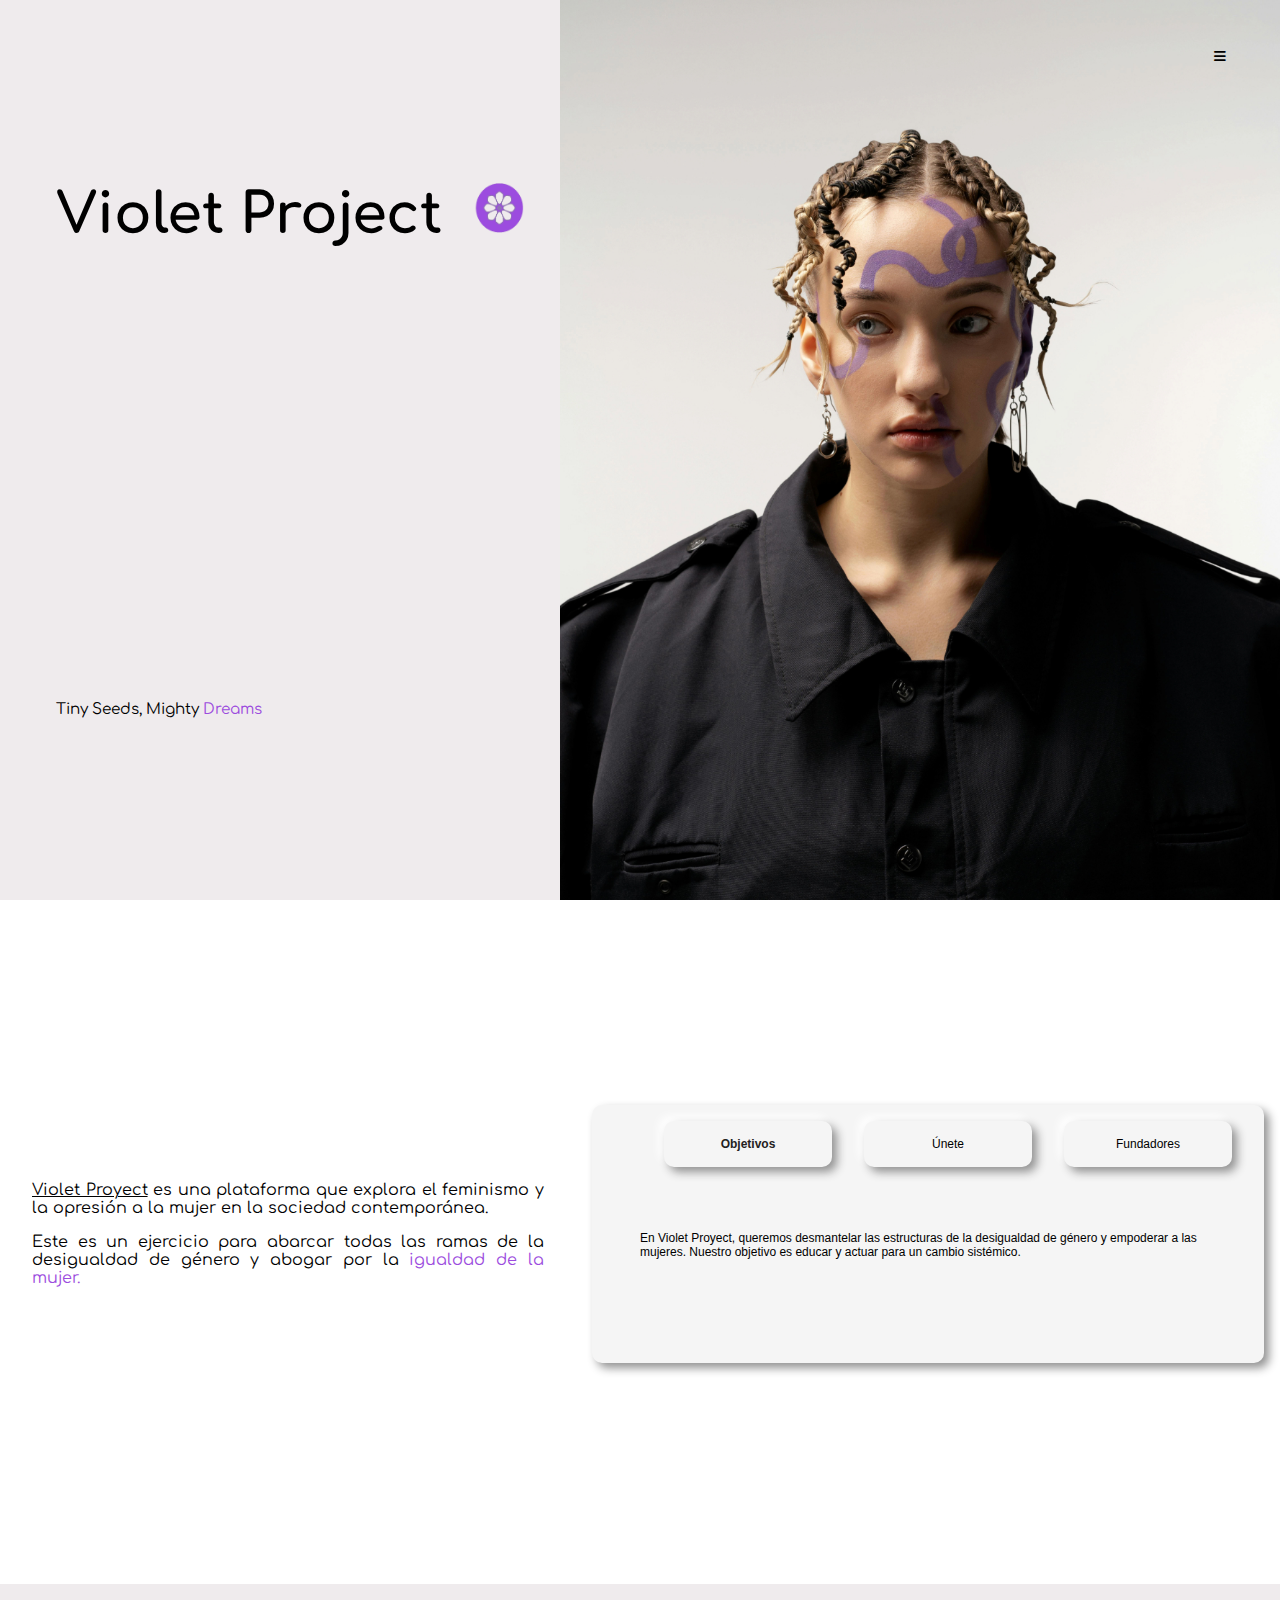
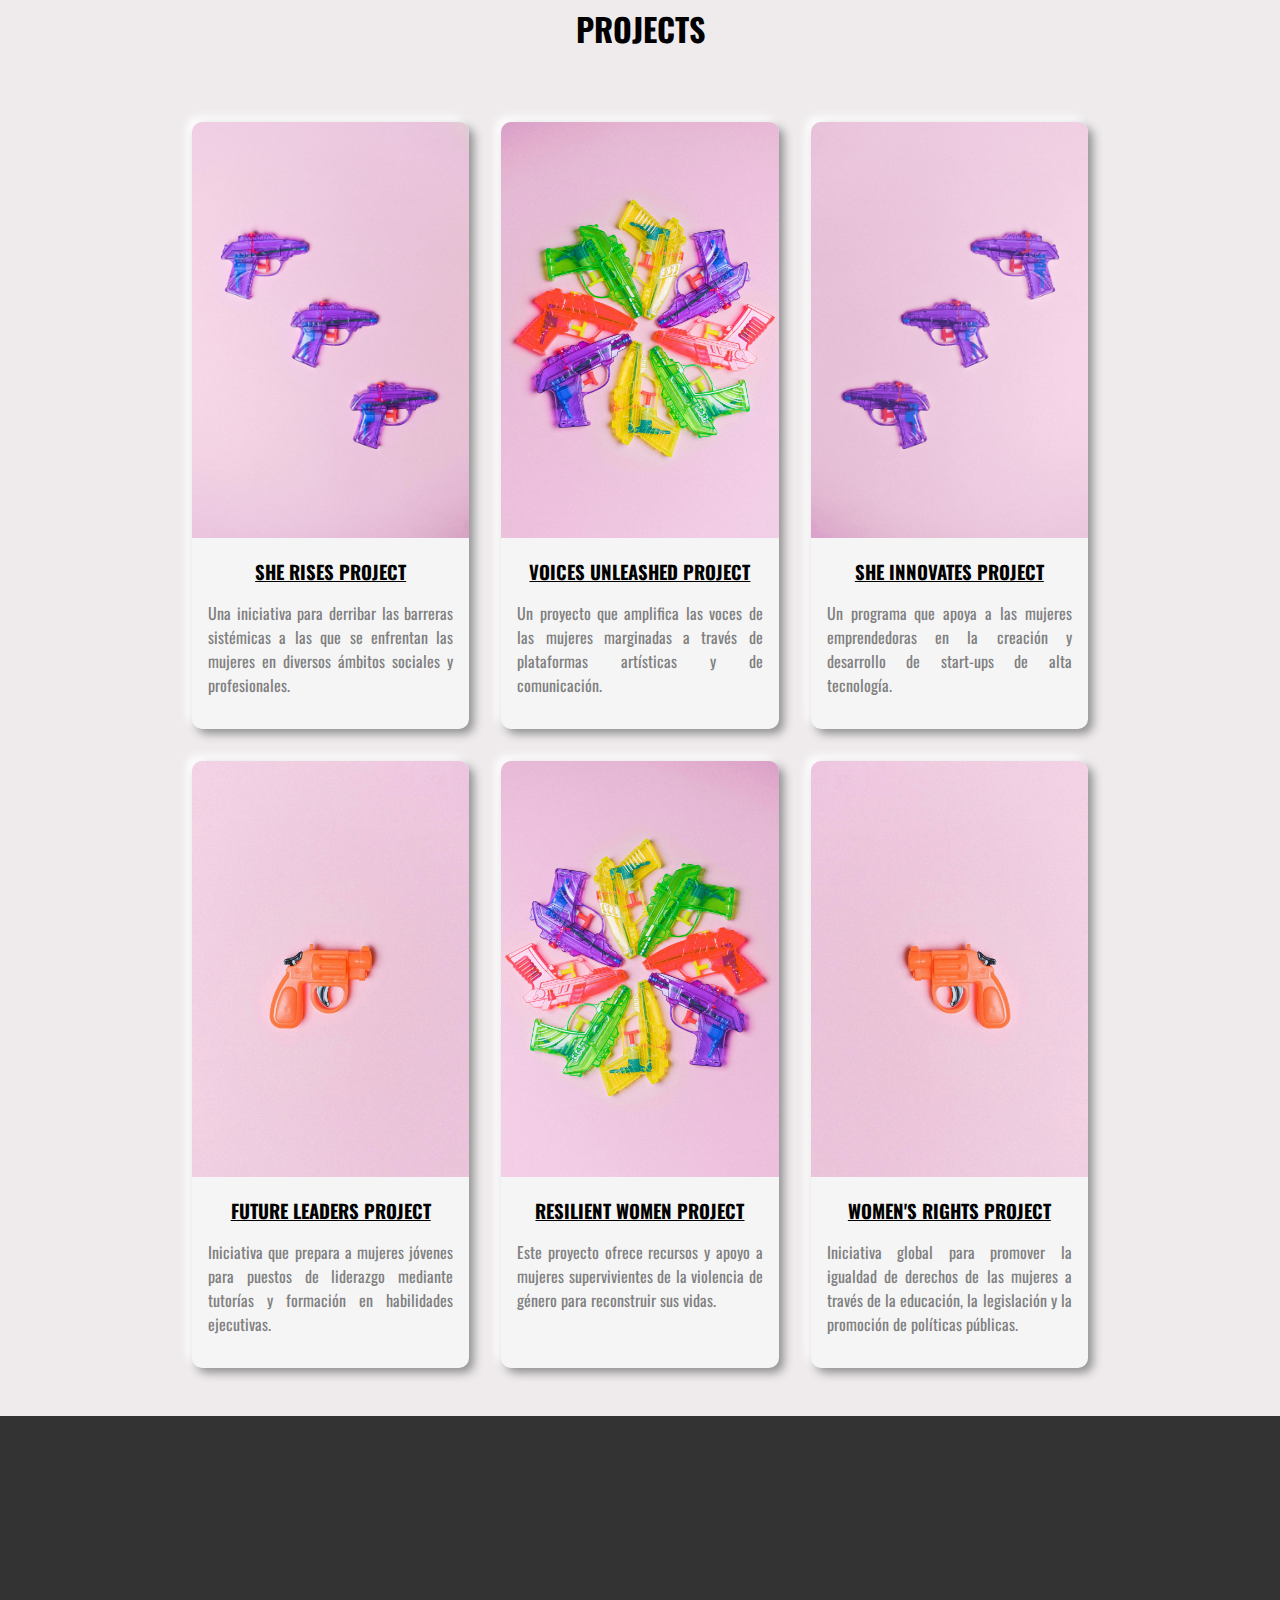
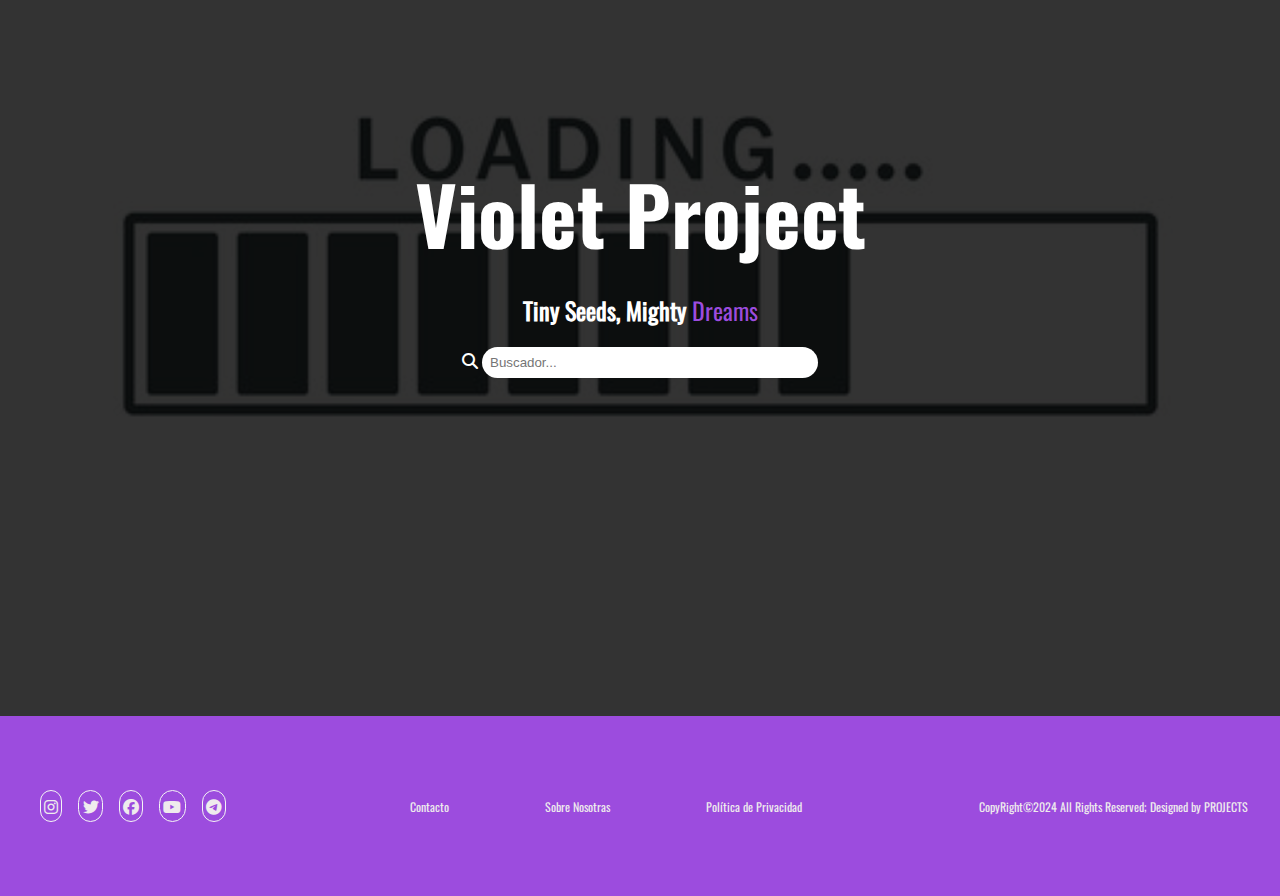
<file: index.html>
<!DOCTYPE html>
<html lang="es">
<head>
    <meta charset="UTF-8">
    <meta name="author" content="Judith Ríos">
    <meta name="keywords" content="Violencia de Género, machismo, manifestaciones, feminismo, igualdad de género">
    <meta name="description" content="Violet Proyect es una plataforma que explora el feminismo y la opresión a la mujer en la sociedad contemporánea.">
    <meta name="viewport" content="width=device-width, initial-scale=1.0"> 
    <link rel="stylesheet" href="css/styles.css">
    <link rel="shortcut icon" href="./media/img/logo_violeta.png" type="image/x-icon">
    <link rel="stylesheet" href="https://cdnjs.cloudflare.com/ajax/libs/font-awesome/6.5.1/css/all.min.css">
    <script src="script/script.js" defer></script>
    <title>Violet Project</title>
</head>
<body>

<main>

<section class="seccion__principal">
    <div class="seccion__principalTextoContenedor">
        <h1 class="seccion__principalTitulo">Violet Project 
            <img src="media/img/logo_violeta.png" alt="Logo Violet Project" class="seccion__principalLogo">
        </h1>
        <div class="seccion__principalTexto">
            <p>Tiny Seeds, Mighty <span class="seccion__principalTexto--morado">Dreams</span></p>
        </div>
    </div>
    <div class="seccion__principalImagen">
        
     <img src="./media/img/imagen__principal.jpg" alt="Imagen Principal" class="imagen_derecha">

    </div>

    <!--Menú Slider-->
    <div class="contenedor__menu">
        <div class="contenedor__obras" id="contenedor__obras">
            <button type="button" title="botonSlider" class="bars__botonCerrar">
                <i class="fa-solid fa-xmark bars__iconoCerrar" id="botonCerrar"></i>
            </button>
            <nav class="navegador" id="nav">
                <ul class="lista__menu">
                    <li class="elementoLista__menu">Mujeres en el Arte: Rompiendo Barreras</li>
                    <li><span class="seccionMenu__fechas">Museo Nacional Centro de Arte Reina Sofía, Madrid - 15 mar - 30 jun 2024</span></li>
                    <li class="elementoLista__menu">Voces Silenciadas: Testimonios de Mujeres Inmigrantes</li>
                    <li><span class="seccionMenu__fechas">Centro Cultural La Tabacalera, Barcelona - 5 abr - 15 may 2024</span></li> 
                    <li class="elementoLista__menu">Feminismo en la Literatura: Escritoras Españolas Contemporáneas</li>
                    <li><span class="seccionMenu__fechas">Biblioteca Nacional de España, Madrid - 10 may - 30 ago 2024</span></li>
                    <li class="elementoLista__menu">Cuerpo, Arte y Activismo: La Expresión Femenina en la Fotografía</li>
                    <li><span class="seccionMenu__fechas">Centro de Arte Contemporáneo de Málaga - 1 jun - 30 sep 2024</span></li>
                    <li class="elementoLista__menu">Construyendo Igualdad: Mujeres en la Arquitectura Española</li>
                    <li><span class="seccionMenu__fechas">Museo Guggenheim Bilbao - 15 jul - 30 oct 2024</span></li>
                    <li class="elementoLista__menu">Herstory: La Historia No Contada</li>
                    <li><span class="seccionMenu__fechas">Museo Nacional de Antropología, Madrid - 1 ago - 15 nov 2024</span></li> 
                    <li class="elementoLista__menu">Arte Textil: Tejiendo Identidades</li>
                    <li><span class="seccionMenu__fechas">Museo de Artes y Tradiciones Populares, Sevilla - 10 sep - 30 dic 2024</span></li>
                    <li class="elementoLista__menu">Mujeres en el Cine: Directoras Pioneras</li>
                    <li><span class="seccionMenu__fechas">Cineteca Madrid - 15 oct 2024 - 15 ene 2025</span></li>
                    <li class="elementoLista__menu">Mujeres en la Ciencia: Innovadoras</li>
                    <li><span class="seccionMenu__fechas">Museo de las Ciencias Príncipe Felipe, Valencia - 1 nov 2024 - 28 feb 2025</span></li> 
                    <li class="elementoLista__menu">El Arte de la Protesta</li>
                    <li><span class="seccionMenu__fechas">Centro Cultural Matadero, Madrid - 15 dic 2024 - 28 feb 2025</span></li>
                </ul>
            </nav>
        </div>
        <button type="button" title="botonSlider__cerrar" class="bars__botonAbrir" id="botonAbrir">
            <i class="fa-solid fa-bars"></i>
        </button>
    </div>
</section>
    

    <!-- Sección de Texto y Tabs -->
    <div class="seccion__texto">
        <div class="contenedorTexto">
            <p><span class="seccion__principalTexto--subrayado">Violet Proyect</span> es una plataforma que explora el feminismo y la opresión a la mujer en la sociedad contemporánea.</p>
            <p>Este es un ejercicio para abarcar todas las ramas de la desigualdad de género y abogar por la <span class="seccion__principalTexto--morado">igualdad de la mujer.</span></p>
        </div>

        <div class="contenedor__tabs">
            <ul class="ul">
                <li class="li activo textoNegrita">Objetivos</li>
                <li class="li">Únete</li>
                <li class="li">Fundadores</li>
            </ul>

            <div class="subcontenedor">
                <div class="bloque activo">En Violet Proyect, queremos desmantelar las estructuras de la desigualdad de género y empoderar a las mujeres. Nuestro objetivo es educar y actuar para un cambio sistémico.</div>
                <div class="bloque">Únase a nosotros y forme parte del movimiento que cambia al mundo. Violet Proyect es una comunidad de personas que se preocupa y brinda recursos invaluables. Juntos, crearemos un futuro más justo. ¡Necesitamos tu voz!</div>
                <div class="bloque">Violet Proyect nació del sueño de un grupo de mujeres comprometidas con la justicia social. Nuestros fundadores, con backgrounds diversos y una visión compartida, crearon esta plataforma para denunciar injusticias y celebrar avances hacia la igualdad.</div>
            </div>
        </div>
    </div>

<!-- Sección Cards Proyectos -->

<section class="seccion__proyectos">
    <div class="seccion__proyectosTitulo">
        <h1>PROJECTS</h1>
    </div>

    <div class="seccion__cards">
        <article class="cards">
            <div class="cards__imagen">
                <picture>
                    <img src="./media/img/cardPrimera.jpg" alt="SHE RISES PROJECT" loading="lazy">
                </picture>
            </div>
            <div class="cards__contenido">
                <h3 class="seccion__cardsTitulo">SHE RISES PROJECT</h3>
                <p class="seccion__cardsTexto">Una iniciativa para derribar las barreras sistémicas a las que se enfrentan las mujeres en diversos ámbitos sociales y profesionales.</p>
            </div>
        </article>

        <article class="cards">
            <div class="cards__imagen">
                <picture>
                    <img src="./media/img/cardSegunda.jpg" alt="VOICES UNLEASHED PROJECT" loading="lazy">
                </picture>
            </div>
            <div class="cards__contenido">
                <h3 class="seccion__cardsTitulo">VOICES UNLEASHED PROJECT</h3>
                <p class="seccion__cardsTexto">Un proyecto que amplifica las voces de las mujeres marginadas a través de plataformas artísticas y de comunicación.</p>
            </div>
        </article>

        <article class="cards">
            <div class="cards__imagen">
                <picture>
                    <img src="./media/img/cardTercera.png" alt="SHE INNOVATES PROJECT" loading="lazy">
                </picture>
            </div>
            <div class="cards__contenido">
                <h3 class="seccion__cardsTitulo">SHE INNOVATES PROJECT</h3>
                <p class="seccion__cardsTexto">Un programa que apoya a las mujeres emprendedoras en la creación y desarrollo de start-ups de alta tecnología.</p>
            </div>
        </article>

        <article class="cards">
            <div class="cards__imagen">
                <picture>
                    <img src="./media/img/cardCuarta.jpg" alt="FUTURE LEADERS PROJECT" loading="lazy">
                </picture>
            </div>
            <div class="cards__contenido">
                <h3 class="seccion__cardsTitulo">FUTURE LEADERS PROJECT</h3>
                <p class="seccion__cardsTexto">Iniciativa que prepara a mujeres jóvenes para puestos de liderazgo mediante tutorías y formación en habilidades ejecutivas.</p>
            </div>
        </article>

        <article class="cards">
            <div class="cards__imagen">
                <picture>
                    <img src="./media/img/cardQuinta.png" alt="RESILIENT WOMEN PROJECT" loading="lazy">
                </picture>
            </div>
            <div class="cards__contenido">
                <h3 class="seccion__cardsTitulo">RESILIENT WOMEN PROJECT</h3>
                <p class="seccion__cardsTexto">Este proyecto ofrece recursos y apoyo a mujeres supervivientes de la violencia de género para reconstruir sus vidas.</p>
            </div>
        </article>

        <article class="cards">
            <div class="cards__imagen">
                <picture>
                    <img src="./media/img/cardSexta.png" alt="WOMEN'S RIGHTS PROJECT" loading="lazy">
                </picture>
            </div>
            <div class="cards__contenido">
                <h3 class="seccion__cardsTitulo">WOMEN'S RIGHTS PROJECT</h3>
                <p class="seccion__cardsTexto">Iniciativa global para promover la igualdad de derechos de las mujeres a través de la educación, la legislación y la promoción de políticas públicas.</p>
            </div>
        </article>
    </div>
</section>

<!-- Sección Vídeo -->

<section class="seccion__video">
    <video muted loop autoplay class="video" poster="./media/img/loading.jpg">
        <source src="./media/video/video__feminismo.mp4" type="video/mp4">
        <source src="./media/video/video__feminismo__webm.webm" type="video/webm">
        Tu navegador no soporta el elemento de video
    </video>

    <div class="seccionVideo__contenido">
        <h1 class="seccionVideo__titulo">Violet Project</h1>
        <h2 class="seccionVideo__subtitulo">Tiny Seeds, Mighty <span class="seccion__principalTexto--morado">Dreams</span></h2>

        <form action="#" method="get">
            <label for="search"><i class="fa-solid fa-magnifying-glass lupa"></i></label>
            <input class="seccionVideo__buscador" type="text" name="buscar" id="search" placeholder="Buscador...">
        </form>
    </div>
</section>

<!-- Sección Footer -->

<footer class="seccion__footer">
    <ul class="footer__redes">
        <li class="footer__redesLista"><i class="fa-brands fa-instagram"></i></li>
        <li class="footer__redesLista"><i class="fa-brands fa-twitter"></i></li>
        <li class="footer__redesLista"><i class="fa-brands fa-facebook"></i></li>
        <li class="footer__redesLista"><i class="fa-brands fa-youtube"></i></li>
        <li class="footer__redesLista"><i class="fa-brands fa-telegram"></i></li>
    </ul>

    <ul class="footer__lista">
        <li class="footer__elementoLista"><a href="contacto.html" title="Contacto" class="footer__linkLista">Contacto</a></li>
        <li class="footer__elementoLista"><a href="sobreNosotras.html" title="Sobre Nosotras" class="footer__linkLista">Sobre Nosotras</a></li>
        <li class="footer__elementoLista">Política de Privacidad</li>
    </ul>
    
    <div class="footer__div">
        <p>CopyRight&copy;2024 All Rights Reserved; Designed by PROJECTS</p>
    </div>
</footer>

</main>

</body>
</html>
</file>
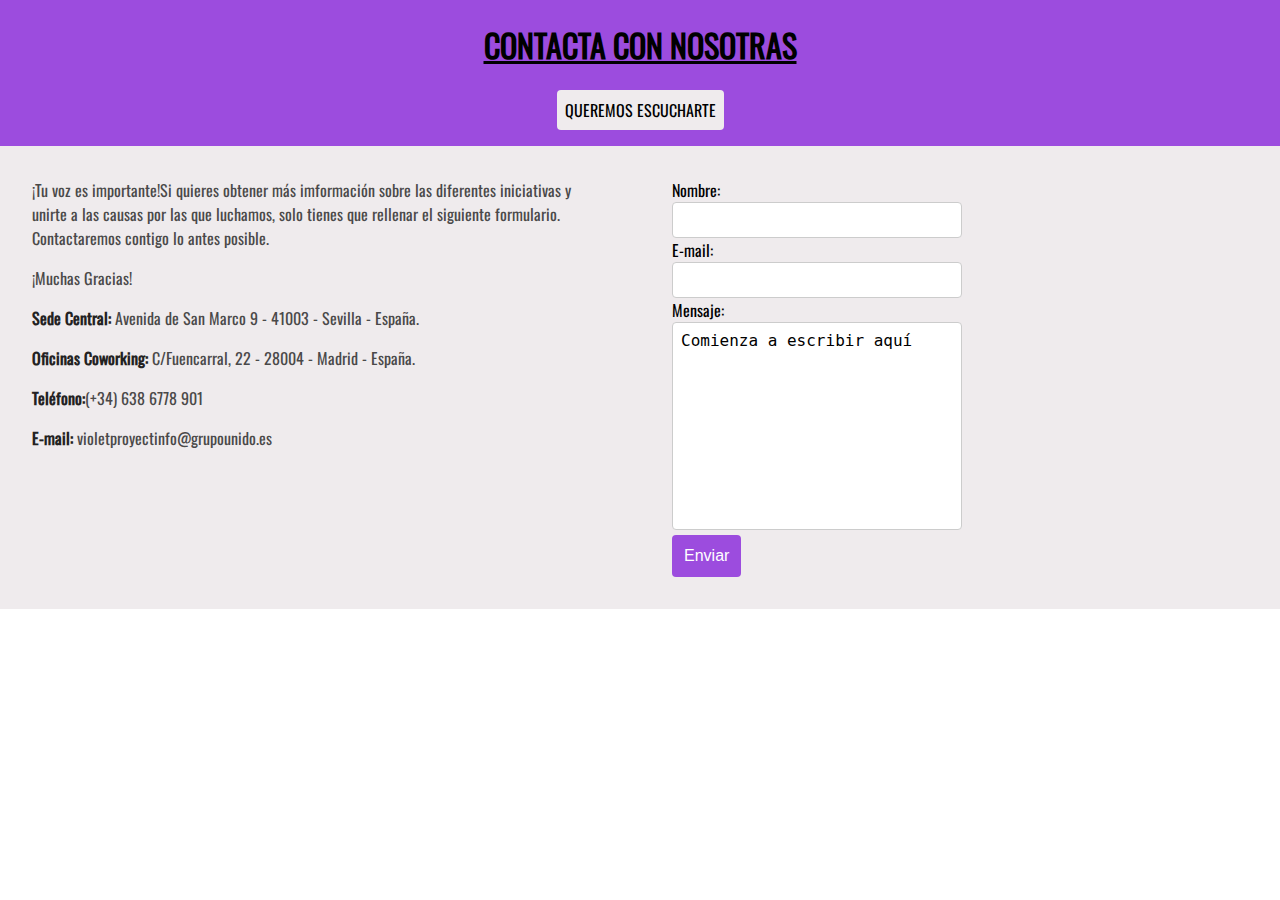
<file: contacto.html>
<!DOCTYPE html>
<html lang="en">
<head>
    <meta charset="UTF-8">
    <meta name="author" content="Judith Ríos">
    <meta name="keywords" content="Violencia de Género, machismo, manifestaciones, feminismo, igualdad de género">
    <meta name="description" content="Violet Proyect es una plataforma que explora el feminismo y la opresión a la mujer en la sociedad contemporánea.">
    <meta name="viewport" content="width=device-width, initial-scale=1.0"> 
    <link rel="stylesheet" href="css/styles.css">
    <link rel="shortcut icon" href="./media/img/logo_violeta.png" type="image/x-icon">
    <link rel="stylesheet" href="https://cdnjs.cloudflare.com/ajax/libs/font-awesome/6.5.1/css/all.min.css">
    <script src="script/script.js" defer></script>
    <title>Violet Project</title>
</head>
<body>
    <main class="contacta">
        <header class="cabecera__contacta">
            <h1 class="titulo__contacta">CONTACTA CON NOSOTRAS</h1>
            <p class="texto__contacta">QUEREMOS ESCUCHARTE</p>

        </header>

        <section class="formulario">
            <div class="informacion">
            <p>¡Tu voz es importante!Si quieres obtener más imformación sobre las diferentes iniciativas y unirte a las causas por las que luchamos, solo tienes que rellenar el siguiente formulario. Contactaremos contigo lo antes posible.</p>
            <p>¡Muchas Gracias!</p>
            <p> <span class="textoNegrita">Sede Central:</span> Avenida de San Marco 9 - 41003 - Sevilla - España.</p>
            <p><span class="textoNegrita">Oficinas Coworking:</span> C/Fuencarral, 22 - 28004 - Madrid - España.</p>
            <p><span class="textoNegrita">Teléfono:</span>(+34) 638 6778 901</p>
            <p><span class="textoNegrita">E-mail:</span> violetproyectinfo@grupounido.es</p>
            </div>

            <div class="formulario">

            <form action="#" method="get" class="form">

                <label for="nom">Nombre:</label>
                <input type="text" name="nombre" id="nom"  class="input__form"> <br>

                <label for="mail">E-mail:</label>
                <input type="email" name="correo" id="mail" class="input__form"><br>

                <label for="texto">Mensaje:</label>
                <textarea name="mensaje" id="texto" rows="10" cols="50" class="input__form">Comienza a escribir aquí</textarea><br>

                <label for="enviar"></label>
                <input type="submit" value="Enviar" class="boton">

            </form>
            </div>

        </section>
    </main>
</body>
</file>
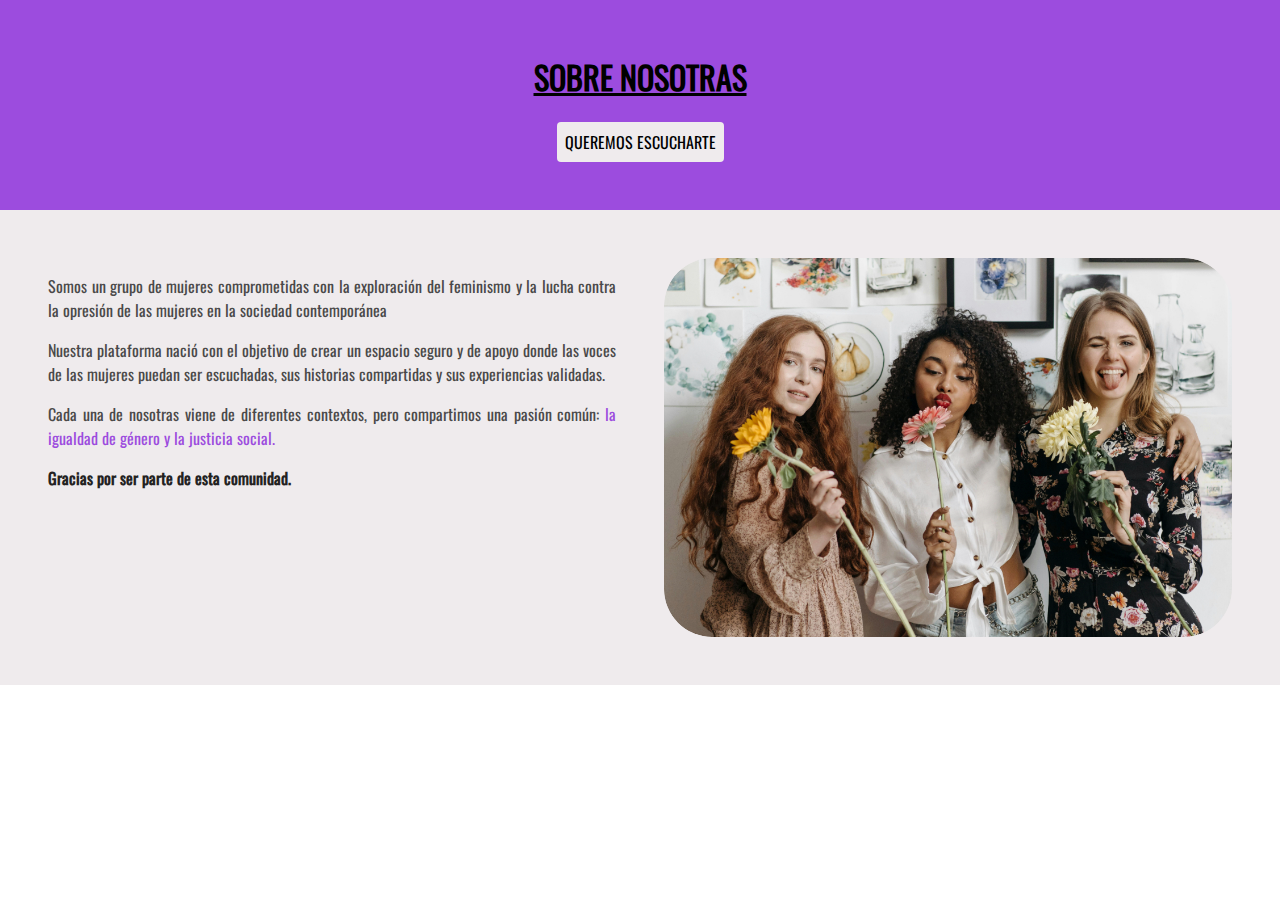
<file: sobreNosotras.html>
<!DOCTYPE html>
<html lang="en">
<head>
    <meta charset="UTF-8">
    <meta name="author" content="Judith Ríos">
    <meta name="keywords" content="Violencia de Género, machismo, manifestaciones, feminismo, igualdad de género">
    <meta name="description" content="Violet Project es una plataforma que explora el feminismo y la opresión a la mujer en la sociedad contemporánea.">
    <meta name="viewport" content="width=device-width, initial-scale=1.0"> 
    <link rel="stylesheet" href="css/styles.css">
    <link rel="shortcut icon" href="./media/img/logo_violeta.png" type="image/x-icon">
    <link rel="stylesheet" href="https://cdnjs.cloudflare.com/ajax/libs/font-awesome/6.5.1/css/all.min.css">
    <script src="script/script.js" defer></script>
    <title>Violet Project</title>
</head>
<body>
    <main>

        <header class="cabecera__sobreNosotras">
            <h1 class="sobreNosotras__titulo">SOBRE NOSOTRAS</h1>
            <p class="texto__contacta">QUEREMOS ESCUCHARTE</p>
        </header>

        <section class="sobreNosotras">
            <div class="sobreNosotras__texto">
                <p>Somos un grupo de mujeres comprometidas con la exploración del feminismo y la lucha contra la opresión de las mujeres en la sociedad contemporánea</p>
                <p>Nuestra plataforma nació con el objetivo de crear un espacio seguro y de apoyo donde las voces de las mujeres puedan ser escuchadas, sus historias compartidas y sus experiencias validadas.</p>
                <p>Cada una de nosotras viene de diferentes contextos, pero compartimos una pasión común: <span class="seccion__principalTexto--morado">la igualdad de género y la justicia social.</span></p>
                <p><span class="textoNegrita">Gracias por ser parte de esta comunidad.</span></p>
            </div>

            <div class="about__us">
                <img src="media/img/sobreNosotras.jpg" alt="Sobre Nosotras" class="sobreNosotras__imagen">
            </div>
        </section>

    </main>
</body>
</html>
</file>
<file: css/styles.css>
body {
    margin: 0;
    box-sizing: border-box;

}

@font-face {
    font-family: Fuente1;
    src: url('../fonts/Comfortaa-VariableFont_wght.ttf');
}

@font-face {
    font-family: Negrita;
    src: url('../fonts/Oswald-Bold.ttf');
}

@font-face {
    font-family: Regular;
    src: url('../fonts/Oswald-Regular.ttf');
}

/*Comienzo de la Sección Principal */

.seccion__principal {
    display: flex;
    flex-direction: row;
    justify-content: space-between;
    align-items: center;
    width: 100%;
    height: 100vh; 
    gap: 1rem;
    background-color: #EFEBED;
}

.seccion__principalTextoContenedor {
    display: flex;
    flex-direction: column;
    gap: 25rem;
}

.seccion__principalTitulo {
    font-size: 3.5rem;
    margin: 1rem 0 0 3.5rem;
    font-family: Fuente1;
}

.seccion__principalTexto {
    margin: 2.5rem 0 0 3.5rem;
    font-family: Fuente1;
    font-size: 0.95rem;
}

.seccion__principalTexto--morado {
    color: #9C4CDE;
    font-weight: 400;
}

.seccion__principalLogo {
    width: 3.125rem;
    height: 3.125rem;
    margin: 0 0 0 1rem;
    animation: girar 5s ease infinite;
}

.seccion__principalImagen {
    display: flex;
    justify-content: flex-end;
    align-items: center;
    height: 100%;
}

.imagen_derecha {
    object-fit: cover;
    width: auto;
    height: 100%;
}


/*Estilos del Menú Slider*/

.contenedor__menu{
    position: absolute;
    top: 1rem;
    right: 1rem;
    cursor: pointer;
    align-items: start;
    margin: 1rem;
    height: 100vh;
    font-family: Fuente1;
    
}

.contenedor__obras {
    position: fixed;
    top: 0;
    right: -200%;
    width: 100%;
    height: 100%;
    transition: right 0.8s ease;
    background-color: #9C4CDE;
    display: flex;
    flex-direction: column;
    align-items: flex-start;
    padding: 1rem;

}

/* El slider cuando esté activo */
.contenedor__obras.active {
    right: 0;
}

.bars__botonCerrar {
    align-self: flex-end;
    background: none;
    border: none;
    position: absolute;
    top: 2rem;
    right: 2rem;
    background: none;
    border: none;
    cursor: pointer;
}

.bars__botonAbrir {
    position: absolute;
    top: 1rem;
    right: 1rem;
    background: none;
    border: none;
    cursor: pointer;
}


/*Cuando el contenedor menú esté activo, el botón de abrir será ocultado*/

.contenedor__obras.active ~.bars__botonAbrir{
    display: none;
}

/*Estilos del carrousel*/

.carousel {
    display: flex;
    flex-direction: column;
    align-items: center; 
    justify-content: center; 
    position: relative;
    width: 70%;
    height: 100vh;
    margin: 0 auto; 
    
}



.botonCirculo{
    border: none;
    color: transparent;
    cursor: pointer;
    border-radius: 100%;
    background-color: rgb(72, 72, 72);
    width: 0.8em;
}

.botonCarousel {
    border: none;
    background: none;
    cursor: pointer;
    position: absolute;
    top: 50%;
    transform: translateY(-50%);
    font-size: 1rem;
}

#atras {
    left: 0;
}

#delante {
    right: 0;
}

.botonesCirculo {
    display: flex;
    justify-content: center;
    margin-top: 10px;
}

.botonCirculo {
    border: none;
    color: transparent;
    cursor: pointer;
    border-radius: 50%;
    background-color: rgb(72, 72, 72);
    width: 0.8em;
    height: 0.8em;
    margin: 0 5px;
}

.botonCirculoActivo{
    background-color: rgb(128, 128, 128);
}




.animacion{
    animation: fadeIn 0.5s ease-out;
}


/*Responsive Design para Menú Slider*/

/*Móviles*/
@media screen and (max-width: 480px) {
    .contenedor__menu {
        top: 0.5rem;
        right: 0.5rem;
    }
}

/* Tablets */
@media screen and (min-width: 481px) and (max-width: 768px) {
    .contenedor__menu {
        top: 0.5rem;
        right: 0.5rem;
    }
}

/* Pantallas normales y grandes */
@media screen and (min-width: 769px) {
    .contenedor__menu {
        top: 1rem;
        right: 1rem;
    }
}

/*Estilos de listas*/

.lista__menu {
    list-style-type: none;
    text-decoration: none;
    margin: 3rem 0 0 1rem
}

.elementoLista__menu {
    font-size: 18px;
    font-weight: bolder;
}

.seccionMenu__fechas {
    font-size: 12px;
    color: rgb(67, 66, 66);
    font-weight: bold;
}





/*Animación del Logo*/

@keyframes girar {
    from {
        transform: rotate(0deg);
    }
    to {
        transform: rotate(360deg);
    }
}

@-webkit-keyframes girar {
    from {
        -webkit-transform: rotate(0deg);
    }
    to {
        -webkit-transform: rotate(360deg);
    }
}

@-moz-keyframes girar {
    from {
        -moz-transform: rotate(0deg);
    }
    to {
        -moz-transform: rotate(360deg);
    }
}

@-o-keyframes girar {
    from {
        -o-transform: rotate(0deg);
    }
    to {
        -o-transform: rotate(360deg);
    }
}

/*Responsive Design*/

/*Móviles*/

@media screen and (max-width: 480px) {

    /* .seccion__principalTextoContenedor{
        display: flex;
        justify-content: space-between;

    } */

    .seccion__principalTitulo{
        display: flex;
        flex-direction: column;
        font-size: 3.2rem;
        margin: 6.5rem 0 0 0.8rem;
        padding: 0.5rem;

    }

    .seccion__principalTexto{
        margin: 0 0 5rem 0.8rem ;
        padding: 0.5rem;
    }

    .seccion__principalLogo{
        margin: 0 1rem 0 0;
    }
  

    .seccion__principalImagen{
        display: none;
    }

    .navegador{
        margin: 1rem 5rem 0 1rem;
    }

    .elementoLista__menu{
        font-size: 12px;
        font-weight: bolder;
    }

    .seccionMenu__fechas{
        font-size: 10px;
        font-weight: bolder;
    }

    
}

/* Tablets */
@media screen and (min-width: 481px) and (max-width: 768px) {
    .seccion__principal {
        flex-direction: column;
        height: auto;
    }

    .seccion__principalTextoContenedor {
        gap: 5rem;
    }

    .seccion__principalTitulo {
        font-size: 3rem;
        margin: 3rem 0 0 2rem;
    }

    .seccion__principalTexto {
        margin: 1.5rem 0 0 2rem;
    }

    .seccion__principalLogo {
        width: 2.5rem;
        height: 2.5rem;
    }

    .imagen_derecha {
        height: 50vh;
    }
}

/* Pantallas normales y grandes */
@media screen and (min-width: 769px) and (max-width: 1200px) {
    .seccion__principalTitulo {
        font-size: 3rem;
    }

   
}

@media screen and (min-width: 1201px) {
    .seccion__principalTitulo {
        font-size: 3.5rem;
    }

   
}


/*Final de la Sección Principal */

/*Comienzo de la Sección Tabs */

.seccion__texto {
    display: flex;
    justify-content: center;
    align-items: center;
    margin: 0 auto;
    width: 100%;
    background-color: white;
    font-family: Fuente1;
    padding: 4rem 0 0 0;
    height: 60vh;
}

/*Responsive Design para Sección Tabs*/

/*Móviles*/
@media screen and (max-width: 480px) {
    .contenedor__tabs {
        width: 90%;
    }
}

/* Tablets */
@media screen and (min-width: 481px) and (max-width: 768px) {
    .contenedor__tabs {
        width: 85%;
    }
}

/* Pantallas normales y grandes */
@media screen and (min-width: 769px) {
    .contenedor__tabs {
        width: 80%;
    }
}

/*Móviles*/

@media screen and (max-width: 480px){

    .seccion__texto{
        flex-direction: column;
        margin: 1rem;
    }

    /* .contenedor__tabs{
        margin: 1rem;
    } */
    
}

.contenedorTexto {
    margin: 2rem;
    text-align: justify;
}


.seccion__principalTexto--subrayado {
    text-decoration: underline;
}


.contenedor__tabs {
    width: 80%;
    max-width: 120rem;
    padding: 1rem;
    font-family: Arial, Helvetica, sans-serif;
    font-size: 12px;
    background-color: whitesmoke;
    border-radius: 10px;
    box-shadow: 5px 5px 10px rgb(146, 146, 146);
    margin: 1rem;
}

.ul {
    display: flex;
    justify-content: center;
    align-items: center;
    list-style-type: none;
    text-align: center;
    margin: auto;
    max-width: 600px;
    width: 100%;
}

.li {
    padding: 1rem 2rem;
    margin: 0 1rem;
    background-color: whitesmoke;
    border-radius: 10px;
    box-shadow: 5px 5px 10px rgb(146, 146, 146),
                -5px -5px 10px white;
    transition:  0.5s ease;
    width: 150px;
    cursor: pointer;
}

.sombraClick {
    box-shadow: inset 5px 5px 10px rgb(197, 196, 196),
                -5px -5px 10px white;
}

.subcontenedor {
    position: relative;
    min-height: 20vh;
}

.bloque {
    margin: 1rem;
    padding: 1rem;
    position: absolute;
    top: 2rem;
    opacity: 0;
    transition: 0.5s ease;
}

.activo {
    opacity: 1;
}

.textoNegrita {
    font-weight: bold;
}


/*Final de la Sección Tabs */

/*Comienzo de la Sección Proyectos-Cards */

.seccion__proyectos{
    display: flex;
    flex-direction: column;
    justify-content: center;
    align-items: center;
    margin: 5rem 0 0 0;
    background-color: #EFEBED;

}

.seccion__proyectosTitulo{
    display: flex;
    justify-content: center;
    font-family: Negrita;
}

.seccion__cards {
    display: grid;
    grid-template-columns: repeat(3, 1fr);
    gap: 2rem;
    padding: 3rem;
    width: 70%;
    height: 50%;
}

.cards {
    background-color: whitesmoke;
    border-radius: 10px;
    box-shadow: 5px 5px 10px rgb(146, 146, 146),
                -5px -5px 10px white;
    transition:  0.5s ease;
    cursor: pointer;
}

.cards:hover {
    box-shadow: inset 5px 5px 10px rgb(197, 196, 196),
                -5px -5px 10px white;
}

.cards__imagen picture img {
    width: 100%;
    border-radius: 10px 10px 0 0;
    object-fit: cover;
    height: auto;
}



.cards__contenido {
    padding: 1rem;
}

.seccion__cardsTitulo {
    display: flex;
    justify-content: center;
    margin: 0 0 0.5rem 0;
    font-family: Negrita;
    text-decoration: underline;
}

.seccion__cardsTexto {
    color: gray;
    font-family: Regular;
    text-align: justify;
}

/*Responsive*/

/*Móviles*/

@media screen and (max-width: 480px) {

    .seccion__cards{
        display: grid;
        grid-template-columns: 1fr;
    }

    .seccion__cardsTitulo{
        text-align: center;
        font-size: 0.85rem

    }

    .seccion__cardsTexto{
        font-size: 0.75rem;
    }
   
    
}

/*Final Sección Cards*/

/*Comienzo de la Sección Vídeo*/

.video{
    height: 100vh;
    width: 100%;
    object-fit: cover;
    position: absolute;
    filter: brightness(20%);
    
}

.seccionVideo__contenido{
    position: relative;
    z-index: 1;
    display: flex;
    flex-direction: column;
    align-items: center;
    justify-content: center;
    height: 100vh;
 
}

.seccionVideo__titulo{
    color: white;
    font-size: 5rem;
    margin: 0;
    font-family: Negrita;
}

.seccionVideo__subtitulo{
    color: white;
    font-size: 1.5rem;
    font-family: Regular;
}

.seccionVideo__buscador{
    border: 0;
    width: 20rem;
    border-radius: 1rem;
    padding: 0.5rem;
}

.lupa{
    color: white;
}

/*Responsive*/

/*Móviles*/

@media  screen and (max-width: 480px) {

  .seccionVideo__titulo{
    font-size: 3rem;
  }

  .seccionVideo__subtitulo{
    font-size: 1rem;
  }
    
}

/*Final de la Sección Vídeo*/

.seccion__footer {
    display: flex;
    justify-content: space-between;
    align-items: center;
    background-color: #9C4CDE;
    font-family: Regular;
    width: 100%;
    height: 20vh;
    padding: 0 2rem;
    box-sizing: border-box;
}

.footer__redes {
    display: flex;
    list-style-type: none;
    margin: 0;
    padding: 0;
    color: #EFEBED;
}

.footer__redesLista {
    margin: 0 0.5rem;
    border: 1px solid whitesmoke;
    border-radius:6rem;
    padding: 0.20rem;
  
}

.footer__lista {
    display: flex;
    list-style-type: none;
    margin: 0;
    padding: 0;
    color: #EFEBED;
    font-size: .75rem;
}

.footer__elementoLista {
    margin: 0 3rem;
}

.footer__linkLista {
    text-decoration: none;
    color: #EFEBED;
}

.footer__div{
    display: flex;
    color: #EFEBED;
    margin: 0;
    padding: 0;
    font-size: .75rem;
}

/*Responsive*/

/*Móviles*/

@media screen and (max-width: 480px) {

    .seccion__footer{
        display: flex;
        flex-direction: column;
    }

    .footer__redes{
        font-size: .75rem;
        margin: 0.5rem;
    }

    .footer__elementoLista{
        margin: 0 0.5rem;
    }
    
}


/* Estilos del archivo contacto.html*/

/*Comienza la sección Contacta*/

.cabecera__contacta{
    display: flex;
    flex-direction: column;
    justify-content: center;
    align-items: center;
    font-family: Regular ;
    background-color: #9C4CDE;
    
}

.titulo__contacta{
    font-size: 2rem;
    text-decoration: underline;
}

.texto__contacta{
    background-color: #EFEBED;
    padding: 0.5rem;
    border-radius: 4px;
    margin: 0 0 1rem 0;

}

.informacion p {
    margin: 1rem;
    color: rgb(74, 73, 73);
}

.textoNegrita{
    color: rgb(35, 34, 34);
}



.formulario{
    display: grid;
    grid-template-columns: repeat(2,1fr);
    grid-template-rows: auto;
    gap: 2rem;
    background-color: #EFEBED;
    padding: 1rem;
    font-family: Regular;
}

.input__form {
    width: 100%;
    padding: 0.5rem;
    border: 1px solid #CCC;
    border-radius: 4px;
    font-size: 1rem;
    resize: none;
}

.boton {
    padding: 0.75rem;
    border: none;
    border-radius: 4px;
    background-color: #9C4CDE;
    color: white;
    font-size: 1rem;
    cursor: pointer;
}

.boton:hover {
    background-color: #7B3FB7;
}

/*Responsive*/

/*Móviles*/

@media screen and (max-width:480px) {

   

    .formulario{
        display: flex;
        flex-direction: column;
    }

    .informacion{
        font-size: 12px;
        text-align: justify;
    }

    .form{
        font-size: 12px;
    }

    #texto{
        font-size: 10px;
    }

    .boton{
        font-size: 0.8rem;
    }
    
}

/*Terminación de estilos del archivo contancto.html*/

/* Estilos del archivo sobreNosotras.html*/

.cabecera__sobreNosotras {
    display: flex;
    flex-direction: column;
    justify-content: center;
    align-items: center;
    font-family: 'Regular', sans-serif;
    background-color: #9C4CDE;
    color: black;
    padding: 2rem 0; 
}

.sobreNosotras__titulo {
    font-size: 2rem;
    text-decoration: underline;
}

.sobreNosotras {
    display: grid;
    grid-template-columns: repeat(2, 1fr);
    gap: 3rem;
    background-color: #EFEBED;
    padding: 3rem;
    font-family: 'Regular', sans-serif;
}

.sobreNosotras__texto {
    text-align: justify;
    font-size: 1rem;
    color: rgb(74, 73, 73);
}

.about__us {
    width: 100%; 
    height: auto;
    border-radius: 3rem; 
    overflow: hidden; 
}

.sobreNosotras__imagen {
    width: 100%; 
    height: auto;
    display: block;
    border-radius: 3rem;
}


/*Responsive Design*/

/*Móviles*/

@media screen and (max-width:480px){

    .sobreNosotras{
        display: flex;
        flex-direction: column;
        justify-content: center;
        align-items: center;
        overflow: hidden; 
        padding: 0 10px; 
        height: auto;

    }


    .sobreNosotras__texto{
        margin: 2rem 0 0 0;
    }

    .sobreNosotras__imagen {
        width: 100%; 
        max-width: 100%; 
        height: auto; 
        object-fit: contain;
        margin: 0 0 0 3rem;
    }
    
}
</file>
